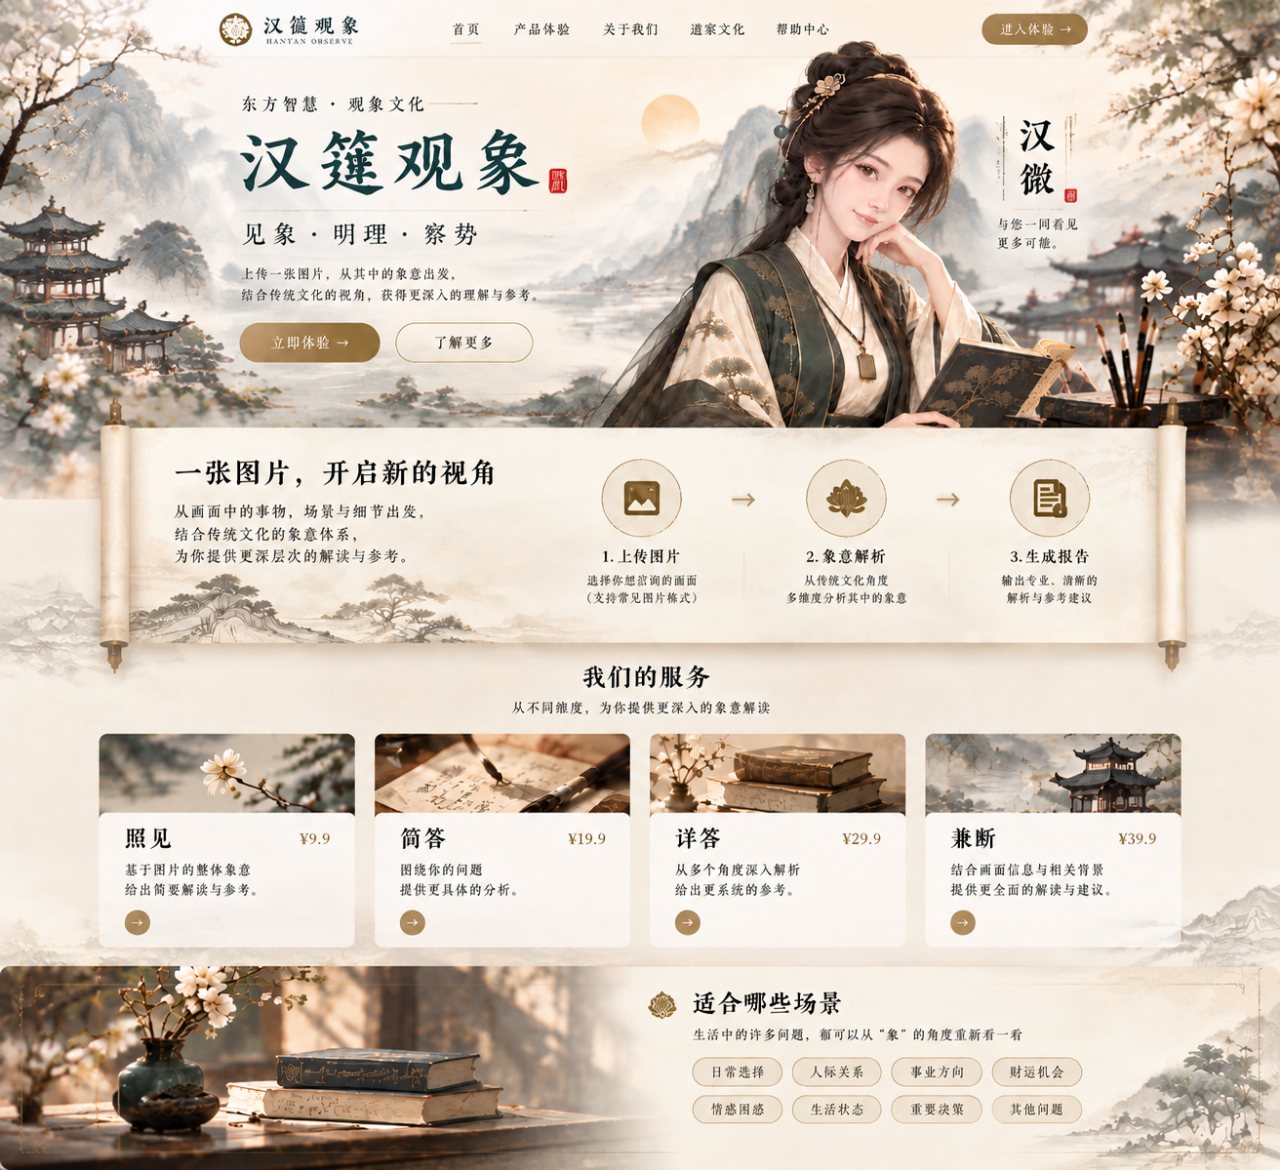
<file: index.html>
<!doctype html>
<html lang="zh-CN">
<head>
  <meta charset="UTF-8" />
  <meta name="viewport" content="width=device-width,initial-scale=1,viewport-fit=cover" />
  <meta name="theme-color" content="#f5eddf" />
  <meta name="color-scheme" content="light" />
  <title>汉筵观象 · 东方智慧</title>
  <meta name="description" content="汉筵观象东方文化视觉体验页。" />
  <link rel="preload" href="./assets/hanyan-serif.woff2" as="font" type="font/woff2" crossorigin />
  <link rel="stylesheet" href="./styles.css" />
</head>
<body>
  <a class="skip-link" href="#mainContent">跳到主要内容</a>
  <main class="site-shell" id="mainContent" aria-label="汉筵观象首页">
    <!-- Desktop/tablet: exact visual artboard based on the supplied reference. -->
    <section class="pixel-artboard" data-reference-size="1312x1199" aria-label="汉筵观象像素级还原页面">
      <img class="pixel-art" src="./assets/reference-page.png" alt="汉筵观象网站完整视觉页面" draggable="false" />

      <nav class="hotspots" aria-label="页面导航">
        <a class="hotspot home" href="#top" aria-label="首页"></a>
        <button class="hotspot product" data-open-experience aria-label="产品体验"></button>
        <a class="hotspot about" href="#about" aria-label="关于我们"></a>
        <a class="hotspot culture" href="#culture" aria-label="道家文化"></a>
        <a class="hotspot help" href="#help" aria-label="帮助中心"></a>
        <button class="hotspot enter" data-open-experience aria-label="进入体验"></button>
        <button class="hotspot hero-primary" data-open-experience aria-label="立即体验"></button>
        <a class="hotspot hero-secondary" href="#about" aria-label="了解更多"></a>
        <button class="hotspot card card-a" data-service="照见" aria-label="选择照见服务"></button>
        <button class="hotspot card card-b" data-service="简答" aria-label="选择简答服务"></button>
        <button class="hotspot card card-c" data-service="详答" aria-label="选择详答服务"></button>
        <button class="hotspot card card-d" data-service="兼断" aria-label="选择兼断服务"></button>
      </nav>
    </section>

    <!-- Mobile fallback: same visual language rebuilt as real responsive DOM. -->
    <section class="mobile-site" id="top">
      <header class="mobile-header">
        <a class="brand" href="#top" aria-label="汉筵观象首页">
          <span class="seal">筵</span>
          <span class="brand-text"><b>汉筵观象</b><small>HANYAN OBSERVE</small></span>
        </a>
        <button class="pill-btn" data-open-experience>进入体验 →</button>
      </header>

      <section class="mobile-hero" id="culture">
        <div class="hero-copy">
          <p class="eyebrow">东方智慧 · 观象文化</p>
          <h1>汉筵观象</h1>
          <h2>见象 · 明理 · 察势</h2>
          <p>上传一张图片，从其中的象意出发，结合传统文化的视角，获得更深入的理解与参考。</p>
          <div class="actions">
            <button class="pill-btn" data-open-experience>立即体验 →</button>
            <a class="outline-btn" href="#about">了解更多</a>
          </div>
        </div>
      </section>

      <section class="scroll-panel" id="about">
        <div class="intro-copy">
          <h2>一张图片，开启新的视角</h2>
          <p>从画面中的事物、场景与细节出发，结合传统文化的象意体系，为你提供更深层次的解读与参考。</p>
        </div>
        <div class="steps" id="experience">
          <div class="step"><span class="step-icon image-icon"></span><b>1. 上传图片</b><small>选择你想分析的画面</small></div>
          <span class="step-arrow">→</span>
          <div class="step"><span class="step-icon lotus-icon">✦</span><b>2. 象意解析</b><small>从多个维度分析其中象意</small></div>
          <span class="step-arrow">→</span>
          <div class="step"><span class="step-icon report-icon"></span><b>3. 生成报告</b><small>输出专业、清晰的解读</small></div>
        </div>
      </section>

      <section class="services-section">
        <h2>我们的服务</h2>
        <p class="section-subtitle">从不同维度，为你提供更深入的象意解读</p>
        <div class="service-grid">
          <article class="service-card" data-service="照见"><img src="./assets/card-look.webp" alt="白梅意境" /><div><h3>照见 <em>¥9.9</em></h3><p>基于图片的整体象意，给出简要解读与参考。</p><button data-service="照见">→</button></div></article>
          <article class="service-card" data-service="简答"><img src="./assets/card-simple.webp" alt="书法案几" /><div><h3>简答 <em>¥19.9</em></h3><p>围绕你的问题，提供更具体的分析。</p><button data-service="简答">→</button></div></article>
          <article class="service-card" data-service="详答"><img src="./assets/card-detail.webp" alt="古籍花影" /><div><h3>详答 <em>¥29.9</em></h3><p>从多个角度深入解析，给出更系统的参考。</p><button data-service="详答">→</button></div></article>
          <article class="service-card" data-service="兼断"><img src="./assets/card-judge.webp" alt="水墨亭阁" /><div><h3>兼断 <em>¥39.9</em></h3><p>结合画面信息与相关背景，提供更全面的解读。</p><button data-service="兼断">→</button></div></article>
        </div>
      </section>

      <section class="scene-section">
        <div class="scene-copy">
          <h2>适合哪些场景</h2>
          <p>生活中的许多问题，都可以从“象”的角度重新看一看</p>
          <div class="scene-tags">
            <span>日常选择</span><span>人际关系</span><span>事业方向</span><span>财运机会</span>
            <span>情感困惑</span><span>生活状态</span><span>重要决策</span><span>其他问题</span>
          </div>
        </div>
      </section>

<footer id="help">汉筵观象 · HANYAN OBSERVE<p id="betaNote">内测体验中：点「进入体验」到站内注册后使用兑换码开通服务。若按钮打不开，请找客服要一份最新直连地址。</p></footer>
    </section>
  </main>

  <dialog class="experience-modal" id="experienceModal">
    <form method="dialog" class="modal-card">
      <button class="modal-close" value="close" aria-label="关闭">×</button>
      <div class="modal-mark">筵</div>
      <p class="eyebrow">HANYAN OBSERVE</p>
      <h2>开始一次观象体验</h2>
      <p class="modal-desc">这是前端展示版。选择服务后，可在这里继续接入你的上传、订单与 AI 分析接口。</p>
      <div class="service-choice" id="serviceChoice">当前服务：照见</div>
      <label class="upload-box">
        <input type="file" accept="image/*" id="imageInput" />
        <span class="upload-symbol">＋</span>
        <b>选择一张图片</b>
        <small>JPG / PNG / WEBP</small>
      </label>
      <div class="preview-wrap" id="previewWrap" hidden><img id="previewImage" alt="上传图片预览" /></div>
      <button class="modal-primary" type="button" id="mockAnalyze">开始解析 →</button>
      <p class="mock-status" id="mockStatus"></p>
    </form>
  </dialog>

<script src="./config.js"></script>
<script src="./app.js"></script>
</body>
</html>
</file>
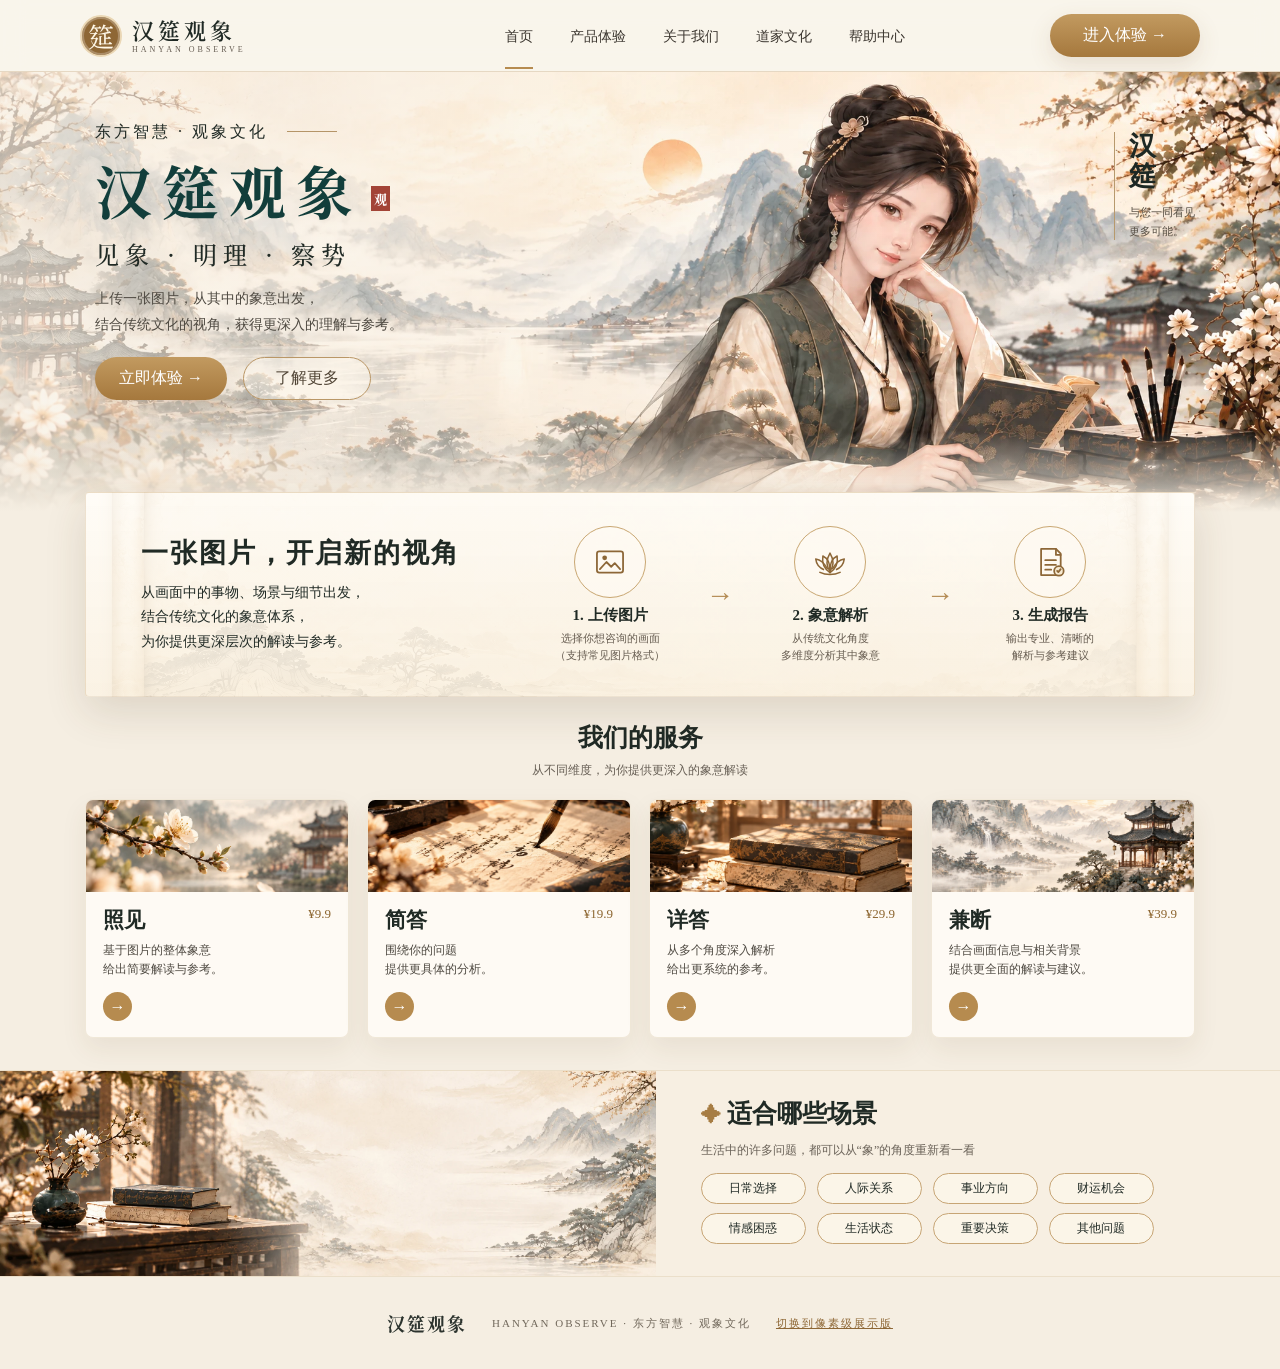
<file: live.html>
<!doctype html>
<html lang="zh-CN">
<head>
  <meta charset="UTF-8" />
  <meta name="viewport" content="width=device-width,initial-scale=1" />
  <meta name="theme-color" content="#f5eddf" />
  <title>汉筵观象 · 可编辑 DOM 版</title>
  <meta name="description" content="汉筵观象可编辑响应式前端版本。" />
  <link rel="icon" href="./assets/favicon.svg" type="image/svg+xml" />
  <link rel="preload" href="./assets/hero-generated.webp" as="image" />
  <link rel="preload" href="./assets/hanyan-serif.woff2" as="font" type="font/woff2" crossorigin />
  <link rel="stylesheet" href="./live.css" />
</head>
<body>
<header class="live-header" id="top">
  <a href="#top" class="live-brand"><span class="live-seal">筵</span><span><b>汉筵观象</b><small>HANYAN OBSERVE</small></span></a>
  <nav><a href="#top" class="active">首页</a><a href="#experience">产品体验</a><a href="#about">关于我们</a><a href="#culture">道家文化</a><a href="#help">帮助中心</a></nav>
  <button class="gold-btn" data-open-experience>进入体验 →</button>
</header>

<main>
  <section class="live-hero" id="culture">
    <div class="live-hero-bg"></div>
    <div class="live-hero-copy reveal">
      <div class="kicker">东方智慧 · 观象文化 <i></i></div>
      <h1>汉筵观象<span>观</span></h1>
      <h2>见象 · 明理 · 察势</h2>
      <p>上传一张图片，从其中的象意出发，<br>结合传统文化的视角，获得更深入的理解与参考。</p>
      <div class="hero-actions"><button class="gold-btn" data-open-experience>立即体验 →</button><a class="line-btn" href="#about">了解更多</a></div>
    </div>
    <div class="vertical-mark"><b>汉</b><b>筵</b><span>与您一同看见<br>更多可能。</span></div>
  </section>

  <section class="paper-scroll reveal" id="about">
    <div class="scroll-copy"><h2>一张图片，开启新的视角</h2><p>从画面中的事物、场景与细节出发，<br>结合传统文化的象意体系，<br>为你提供更深层次的解读与参考。</p></div>
    <div class="flow" id="experience">
      <div class="flow-step"><span><img src="./assets/icon-upload.svg" alt=""></span><b>1. 上传图片</b><small>选择你想咨询的画面<br>（支持常见图片格式）</small></div>
      <i>→</i>
      <div class="flow-step"><span><img src="./assets/icon-lotus.svg" alt=""></span><b>2. 象意解析</b><small>从传统文化角度<br>多维度分析其中象意</small></div>
      <i>→</i>
      <div class="flow-step"><span><img src="./assets/icon-report.svg" alt=""></span><b>3. 生成报告</b><small>输出专业、清晰的<br>解析与参考建议</small></div>
    </div>
  </section>

  <section class="live-services reveal">
    <h2>我们的服务</h2><p>从不同维度，为你提供更深入的象意解读</p>
    <div class="live-card-grid">
      <article><img src="./assets/card-look.webp" alt="白梅花枝"><div><h3>照见 <em>¥9.9</em></h3><p>基于图片的整体象意<br>给出简要解读与参考。</p><button data-service="照见">→</button></div></article>
      <article><img src="./assets/card-simple.webp" alt="书法纸笔"><div><h3>简答 <em>¥19.9</em></h3><p>围绕你的问题<br>提供更具体的分析。</p><button data-service="简答">→</button></div></article>
      <article><img src="./assets/card-detail.webp" alt="古籍花影"><div><h3>详答 <em>¥29.9</em></h3><p>从多个角度深入解析<br>给出更系统的参考。</p><button data-service="详答">→</button></div></article>
      <article><img src="./assets/card-judge.webp" alt="亭台山水"><div><h3>兼断 <em>¥39.9</em></h3><p>结合画面信息与相关背景<br>提供更全面的解读与建议。</p><button data-service="兼断">→</button></div></article>
    </div>
  </section>

  <section class="live-scenes reveal">
    <div class="scene-art"></div>
    <div class="scene-info"><h2><span>✦</span> 适合哪些场景</h2><p>生活中的许多问题，都可以从“象”的角度重新看一看</p><div class="tag-grid"><span>日常选择</span><span>人际关系</span><span>事业方向</span><span>财运机会</span><span>情感困惑</span><span>生活状态</span><span>重要决策</span><span>其他问题</span></div></div>
  </section>
</main>
<footer id="help"><b>汉筵观象</b><span>HANYAN OBSERVE · 东方智慧 · 观象文化</span><a href="./index.html">切换到像素级展示版</a></footer>

<dialog class="experience-modal" id="experienceModal" aria-labelledby="experienceTitle">
  <form method="dialog" class="modal-card">
    <button class="modal-close" value="close" aria-label="关闭">×</button>
    <div class="modal-mark">筵</div><p class="eyebrow">HANYAN OBSERVE</p><h2 id="experienceTitle">开始一次观象体验</h2>
    <p class="modal-desc">选择服务并上传图片。当前为前端展示版，可在这里继续接入订单、支付与 AI 分析接口。</p>
    <div class="service-choice" id="serviceChoice">当前服务：照见</div>
    <label class="upload-box"><input type="file" accept="image/*" id="imageInput"><span class="upload-symbol">＋</span><b>选择一张图片</b><small>JPG / PNG / WEBP</small></label>
    <div class="preview-wrap" id="previewWrap" hidden><img id="previewImage" alt="上传图片预览"></div>
    <button class="modal-primary" type="button" id="mockAnalyze">开始解析 →</button><p class="mock-status" id="mockStatus"></p>
  </form>
</dialog>
<script src="./config.js"></script>
<script src="./app.js"></script>
<script>
const observer = new IntersectionObserver(entries => entries.forEach(e => e.isIntersecting && e.target.classList.add('shown')), {threshold:.1});
document.querySelectorAll('.reveal').forEach(el => observer.observe(el));
</script>
</body>
</html>
</file>
<file: styles.css>
:root{
  --paper:#f6efe4;
  --paper-2:#fbf7ef;
  --ink:#202923;
  --muted:#6d655a;
  --gold:#b2874d;
  --gold-dark:#8d6532;
  --line:#d8bd91;
  --shadow:0 16px 42px rgba(73,48,22,.15);
}
*{box-sizing:border-box}
/* ---- 品牌字体内嵌（2026-10-13）----
   师傅反馈："汉筵观象"里那个"筵"字，字号小的时候看着像错别字。
   原因是这个字太生僻：手机自带的字体（尤其中文无衬线回退字体）里"筵"的竹字头
   经常被压成一团，再加上浏览器合成粗体（faux bold）会进一步走形。
   这里把品牌用字（汉筵观象 / 见象·明理·察势）从 Noto Serif SC（SIL OFL 许可）
   抽出一个 12KB 的子集字体随页面下发：所有设备看到的是同一套字形，
   再配合 font-synthesis:none 关掉合成粗体。字形本身没有改，只是保证它长得对。 */
@font-face{font-family:"HanyanSerif";src:url("./assets/hanyan-serif.woff2") format("woff2");
  font-weight:400 700;font-style:normal;font-display:swap}
html{scroll-behavior:smooth;background:var(--paper)}
body{margin:0;background:var(--paper);color:var(--ink);font-family:"Songti SC","STSong","SimSun","Noto Serif CJK SC",serif;-webkit-font-smoothing:antialiased}
button,a{font:inherit}
button{cursor:pointer}
.site-shell{min-height:100vh;overflow-x:hidden}
.pixel-artboard{position:relative;width:min(100%,1312px);margin:0 auto;line-height:0;background:#f6efe3}
.pixel-art{display:block;width:100%;height:auto;user-select:none;-webkit-user-drag:none}
.hotspots{position:absolute;inset:0;pointer-events:none}
.hotspot{position:absolute;display:block;border:0;background:transparent;pointer-events:auto;border-radius:999px;outline:none;text-decoration:none}
.hotspot::after{content:"";position:absolute;inset:-3px;border-radius:inherit;border:1px solid transparent;box-shadow:0 0 0 rgba(180,138,76,0);transition:.2s ease}
.hotspot:hover::after,.hotspot:focus-visible::after{border-color:rgba(183,137,72,.55);box-shadow:0 0 20px rgba(183,137,72,.2);background:rgba(255,247,228,.05)}
.home{left:34.7%;top:1.4%;width:4.6%;height:3.8%}.product{left:39.7%;top:1.4%;width:6.5%;height:3.8%}.about{left:46.2%;top:1.4%;width:5.7%;height:3.8%}.culture{left:52.9%;top:1.4%;width:6.2%;height:3.8%}.help{left:59.7%;top:1.4%;width:6.1%;height:3.8%}.enter{left:77.7%;top:1.2%;width:8.6%;height:3.6%}
.hero-primary{left:18.6%;top:26.9%;width:11.2%;height:3.7%}.hero-secondary{left:30.8%;top:26.9%;width:11.2%;height:3.7%}
.card{top:67.3%;height:11.7%;border-radius:14px}.card-a{left:7.4%;width:20.4%}.card-b{left:29.3%;width:20.2%}.card-c{left:51.2%;width:20.2%}.card-d{left:73.1%;width:20.4%}
.mobile-site{display:none}

.experience-modal{border:0;padding:0;background:transparent;max-width:none;max-height:none}
.experience-modal::backdrop{background:rgba(31,27,21,.56);backdrop-filter:blur(5px)}
.modal-card{width:min(92vw,520px);margin:auto;background:linear-gradient(180deg,#fffaf0,#f6ead7);border:1px solid #d9bc89;border-radius:22px;padding:34px;box-shadow:0 28px 80px rgba(35,25,15,.35);position:relative;text-align:center;color:#2b2a24}
.modal-card:before{content:"";position:absolute;inset:10px;border:1px solid rgba(178,135,77,.25);border-radius:15px;pointer-events:none}
.modal-close{position:absolute;right:16px;top:13px;width:38px;height:38px;border:0;border-radius:50%;background:transparent;font-size:28px;color:#776b5e;z-index:2}
.modal-mark{width:58px;height:58px;display:grid;place-items:center;margin:0 auto 12px;border-radius:50%;background:#a8793e;color:white;font:400 30px/1 "HanyanSerif","Songti SC","STSong","SimSun",serif;font-synthesis:none;box-shadow:inset 0 0 0 3px rgba(255,255,255,.35)}
.modal-card h2{font-size:28px;margin:7px 0 10px}.modal-desc{font-size:14px;line-height:1.8;color:#6f665b;margin:0 auto 16px;max-width:390px}.service-choice{display:inline-block;border:1px solid #d7bc8e;border-radius:999px;padding:7px 16px;color:#815d2e;background:#fffaf0;margin:6px 0 16px}.upload-box{min-height:150px;border:1px dashed #b9905a;border-radius:16px;display:flex;flex-direction:column;align-items:center;justify-content:center;background:rgba(255,255,255,.48);cursor:pointer}.upload-box input{display:none}.upload-symbol{font-size:35px;color:#a4763b}.upload-box b{margin-top:4px}.upload-box small{margin-top:5px;color:#8e8172}.preview-wrap{margin-top:12px;border-radius:14px;overflow:hidden;max-height:240px}.preview-wrap img{display:block;width:100%;height:240px;object-fit:cover}.modal-primary{width:100%;margin-top:16px;border:0;border-radius:999px;padding:13px;background:linear-gradient(180deg,#bd965d,#9e7135);color:white;box-shadow:0 8px 16px rgba(124,86,42,.18)}.mock-status{min-height:20px;font-size:13px;color:#79623e;margin-bottom:0}

@media (max-width:760px){
  .pixel-artboard{display:none}.mobile-site{display:block;background:var(--paper-2)}
  .mobile-header{height:64px;padding:0 18px;display:flex;align-items:center;justify-content:space-between;border-bottom:1px solid rgba(166,127,76,.22);background:rgba(251,247,239,.92);position:sticky;top:0;z-index:20;backdrop-filter:blur(10px)}
  .brand{display:flex;align-items:center;gap:9px;color:#21312e;text-decoration:none}
  /* 印章字：放大到 40px 圆、字径 25px，关掉合成粗体——"筵"的竹字头才立得出来 */
  .seal{width:40px;height:40px;border-radius:50%;display:grid;place-items:center;background:#a8793e;color:white;font:400 25px/1 "HanyanSerif","Songti SC","STSong","SimSun",serif;font-synthesis:none;letter-spacing:0;box-shadow:inset 0 0 0 2px rgba(255,255,255,.22)}
  .brand-text b{display:block;font:600 20px/1.15 "HanyanSerif","Songti SC","STSong","SimSun",serif;font-synthesis:none;letter-spacing:2px}
  .brand-text small{display:block;font:7px Georgia,serif;letter-spacing:2px;color:#655d51}
  .pill-btn{border:0;border-radius:999px;background:linear-gradient(180deg,#ba9358,#9f743a);color:white;padding:10px 17px;box-shadow:0 5px 15px rgba(120,84,40,.15)}
  /* 手机站首屏（≤760px 都是这一套 DOM）：用竖版 v2 图，顶部对齐 + 自上而下的淡纸色渐层，
     人物在上半屏，文字落在化开的下半屏。原来 641–760px 用的是 3:1 宽图，
     cover 会裁掉约六成宽度，人物同样会被切。 */
  .mobile-hero{min-height:min(78svh,620px);position:relative;background:linear-gradient(180deg,rgba(247,239,227,0) 26%,rgba(247,239,227,.30) 50%,rgba(247,239,227,.72) 74%,rgb(247,239,227) 100%),url('./assets/hero-mobile-v2.webp') center top/cover no-repeat;display:flex;align-items:flex-end}
  .mobile-hero:before{content:"";position:absolute;inset:0;background:linear-gradient(90deg,rgba(247,239,226,.95) 0%,rgba(247,239,226,.68) 47%,rgba(247,239,226,.08) 75%)}
  .hero-copy{position:relative;z-index:1;padding:28px 22px 46px;max-width:430px}.eyebrow{font-size:13px;letter-spacing:3px;color:#6a604e}.hero-copy h1{margin:12px 0 4px;font:600 50px/1.14 "HanyanSerif","Songti SC","STSong","SimSun",serif;font-synthesis:none;letter-spacing:9px;color:#123d3b}.hero-copy h2{font:500 21px/1.4 "HanyanSerif","Songti SC","STSong","SimSun",serif;font-synthesis:none;letter-spacing:5px;margin:8px 0 15px}.hero-copy>p:not(.eyebrow){font-size:14px;line-height:1.9;color:#504b42;max-width:340px}.actions{display:flex;gap:10px;margin-top:20px}.outline-btn{border:1px solid #b58c57;border-radius:999px;padding:9px 18px;color:#5e4a31;text-decoration:none;background:rgba(255,251,242,.52)}
  .scroll-panel{margin:-17px 12px 0;padding:34px 22px 30px;border:1px solid rgba(176,132,72,.2);border-radius:18px;background:linear-gradient(rgba(255,251,244,.82),rgba(250,239,220,.9)),url('./assets/scroll-generated.webp') center/cover;box-shadow:var(--shadow);position:relative;z-index:2}.intro-copy h2{font-size:27px;margin:0 0 10px;letter-spacing:2px}.intro-copy p{font-size:13px;line-height:1.8;color:#5f574e}.steps{display:grid;grid-template-columns:1fr;gap:16px;margin-top:25px}.step{border-top:1px solid rgba(176,132,72,.22);padding-top:14px;display:grid;grid-template-columns:48px 1fr;column-gap:10px;align-items:center}.step-icon{grid-row:1/3;width:48px;height:48px;border:1px solid #c7a66f;border-radius:50%;display:grid;place-items:center;color:#8e6734;background:rgba(255,255,255,.45);font-size:20px}.step b{font-size:15px}.step small{font-size:12px;color:#786e61}.step-arrow{display:none}.image-icon:before{content:"▣"}.report-icon:before{content:"▤"}
  .services-section{padding:44px 16px}.services-section>h2{text-align:center;font-size:28px;margin:0}.section-subtitle{text-align:center;color:#6e665c;font-size:13px}.service-grid{display:grid;grid-template-columns:1fr 1fr;gap:12px;margin-top:22px}.service-card{overflow:hidden;border-radius:15px;background:rgba(255,252,246,.9);border:1px solid rgba(177,134,78,.16);box-shadow:0 10px 25px rgba(78,54,27,.07)}.service-card img{width:100%;height:112px;object-fit:cover;display:block}.service-card>div{padding:15px}.service-card h3{font-size:22px;margin:0 0 8px}.service-card h3 em{float:right;font-size:13px;font-style:normal;font-weight:500;color:#966b33}.service-card p{font-size:12px;line-height:1.7;min-height:42px;color:#504c45}.service-card button{width:30px;height:30px;border:0;border-radius:50%;background:#b88d50;color:white}
  .scene-section{min-height:390px;background:linear-gradient(90deg,rgba(246,238,224,.06),rgba(246,238,224,.82) 45%,#f6eee0 100%),url('./assets/scene-generated.webp') 37% center/cover no-repeat;display:flex;align-items:flex-end;justify-content:flex-end}.scene-copy{width:100%;padding:170px 22px 38px;background:linear-gradient(0deg,#f7efe4 4%,rgba(247,239,228,.84) 45%,rgba(247,239,228,0) 100%)}.scene-copy h2{font-size:28px;margin:0 0 4px}.scene-copy p{font-size:12px;color:#6e6559}.scene-tags{display:flex;flex-wrap:wrap;gap:8px;margin-top:14px}.scene-tags span{border:1px solid #c5a476;border-radius:999px;padding:7px 13px;background:rgba(255,250,241,.64);font-size:12px;color:#5e503e}
  footer{padding:25px;text-align:center;font-size:11px;letter-spacing:3px;color:#8b7b67;border-top:1px solid rgba(176,132,72,.16)}
}

/* Accessibility helpers; visually inert until keyboard focus. */
.skip-link{position:fixed;left:12px;top:-60px;z-index:9999;padding:10px 16px;border-radius:999px;background:#203b36;color:#fff;text-decoration:none;transition:top .18s ease}.skip-link:focus{top:12px}
.hotspot:focus-visible{outline:2px solid rgba(154,111,52,.8);outline-offset:3px}
@media (prefers-reduced-motion:reduce){html{scroll-behavior:auto}.hotspot::after,.reveal{transition:none!important}}
.upload-box.is-dragging{border-style:solid;border-color:#93662e;background:rgba(255,249,235,.85)}
.mock-status[data-tone="error"]{color:#93443d}.mock-status[data-tone="success"]{color:#617441}

/* 内测提示（2026-10-12 加入） */
#betaNote{color:var(--muted, #8a8378);font-size:13px;line-height:1.7;margin:8px 0 0}

/* ---- 手机端首屏修正（2026-10-13）：原 hero 是 2172x724 的 3:1 宽图，
   竖屏 cover 只能看到约 20% 宽度，人物（占 30%）必被裁掉一半。
   窄屏改用竖版裁切图（人物居中、完整）。
   2026-10-13 第二轮（师傅反馈"上面留白太大、人像偏低、像素低、字压在人上"）：
   · hero-mobile-v2.webp 是**去掉上下合成留白**后重排的 1170×1800（三倍像素）版本，
     人物上移、下方留出纸色区；旧图保留为 hero-mobile.webp 以便回退；
   · 首屏高度不再死写 640px，跟着视口走；
   · 文字压在画上的地方用**透明度**化开（自上而下的淡纸色渐层），不硬压。 ---- */
@media (max-width:640px){
  .mobile-hero{min-height:min(80svh,600px)}
  /* 人物与文字重叠的那一段：整体压一层由浅到浓的纸色，文字透过去看得清 */
  .mobile-hero:before{
    background:linear-gradient(180deg,rgba(247,239,227,0) 30%,rgba(247,239,227,.26) 52%,
      rgba(247,239,227,.66) 76%,rgba(247,239,227,.88) 100%);
  }
  .hero-copy{padding:24px 20px 38px}
}
</file>
<file: live.css>
:root{--paper:#f5eee2;--paper2:#fbf7ee;--ink:#202a25;--muted:#625b52;--gold:#b68b4f;--gold2:#8e6735;--line:#d8bd91;--deep:#123e3b}
*{box-sizing:border-box}html{scroll-behavior:smooth}body{margin:0;background:var(--paper);color:var(--ink);font-family:"Songti SC","STSong","SimSun",serif;-webkit-font-smoothing:antialiased}button,a{font:inherit}.live-header{height:72px;display:grid;grid-template-columns:280px 1fr 150px;align-items:center;padding:0 max(22px,calc((100vw - 1120px)/2));position:sticky;top:0;z-index:40;background:rgba(250,246,237,.9);backdrop-filter:blur(12px);border-bottom:1px solid rgba(166,125,67,.24)}.live-brand{display:flex;align-items:center;gap:10px;color:var(--ink);text-decoration:none}.live-seal{width:42px;height:42px;display:grid;place-items:center;border-radius:50%;background:var(--gold2);color:#fff8e8;border:2px solid #ead7b5;box-shadow:inset 0 0 0 2px rgba(255,255,255,.25)}.live-brand b{font-size:22px;letter-spacing:6px}.live-brand small{display:block;font:8px Georgia,serif;letter-spacing:3px;margin-top:2px;color:#655d52}.live-header nav{display:flex;justify-content:center;gap:37px}.live-header nav a{color:#3b362f;text-decoration:none;font-size:14px;padding:26px 0 21px;border-bottom:2px solid transparent}.live-header nav a:hover,.live-header nav a.active{border-color:#b68b4f}.gold-btn{border:0;border-radius:999px;background:linear-gradient(180deg,#c29a60,#a5783d);color:white;padding:11px 24px;box-shadow:0 8px 22px rgba(126,88,39,.15);cursor:pointer}.live-hero{height:440px;position:relative;overflow:hidden;background:#f5ecdd}.live-hero-bg{position:absolute;inset:0;background:linear-gradient(90deg,rgba(247,240,228,.74) 0%,rgba(247,240,228,.42) 39%,rgba(247,240,228,.06) 68%),url('./assets/hero-generated.webp') center/cover no-repeat;transform:scale(1.01)}.live-hero:after{content:"";position:absolute;left:0;right:0;bottom:0;height:80px;background:linear-gradient(transparent,#f5eee2)}.live-hero-copy{position:relative;z-index:2;width:520px;margin-left:max(22px,calc((100vw - 850px)/2 - 120px));padding-top:50px}.kicker{font-size:16px;letter-spacing:3px}.kicker i{display:inline-block;width:50px;border-top:1px solid #b59568;margin:0 0 5px 12px}.live-hero h1{font-size:57px;letter-spacing:10px;color:var(--deep);margin:15px 0 9px;line-height:1.1;font-weight:700;position:relative}.live-hero h1 span{font-size:13px;background:#a34437;color:white;letter-spacing:0;padding:3px;vertical-align:middle;margin-left:8px}.live-hero h2{font-size:24px;letter-spacing:6px;font-weight:500;margin:15px 0}.live-hero-copy>p{font-size:14px;line-height:1.9;color:#4e4941}.hero-actions{display:flex;gap:16px;margin-top:18px}.line-btn{display:inline-flex;align-items:center;justify-content:center;border:1px solid #ba9766;color:#514536;text-decoration:none;border-radius:999px;padding:10px 31px;background:rgba(255,250,240,.43)}.vertical-mark{position:absolute;z-index:3;right:max(25px,calc((100vw - 1110px)/2));top:60px;border-left:1px solid #b7996d;padding-left:14px;color:#1d2824}.vertical-mark b{display:block;font-size:27px;line-height:1.1}.vertical-mark span{display:block;font-size:11px;line-height:1.65;margin-top:12px;color:#554d42}.paper-scroll{width:min(1110px,calc(100% - 40px));min-height:205px;margin:-20px auto 0;position:relative;z-index:4;display:grid;grid-template-columns:380px 1fr;align-items:center;padding:32px 55px;background:linear-gradient(rgba(255,252,246,.87),rgba(250,241,225,.9)),url('./assets/scroll-generated.webp') center/cover no-repeat;border:1px solid rgba(175,132,73,.2);box-shadow:0 15px 42px rgba(80,54,25,.14);border-radius:4px}.scroll-copy h2{font-size:27px;letter-spacing:2px;margin:0 0 10px}.scroll-copy p{font-size:14px;line-height:1.75;margin:0}.flow{display:grid;grid-template-columns:1fr 42px 1fr 42px 1fr;align-items:center;text-align:center}.flow-step span{width:72px;height:72px;margin:0 auto 8px;border-radius:50%;display:grid;place-items:center;border:1px solid #c9a772;background:rgba(255,251,243,.66)}.flow-step img{width:38px;height:38px}.flow-step b{display:block;font-size:15px}.flow-step small{display:block;font-size:11px;line-height:1.5;color:#665c50;margin-top:5px}.flow>i{font-style:normal;color:#b48c54;font-size:28px}.live-services{width:min(1110px,calc(100% - 40px));margin:0 auto;padding:24px 0 16px}.live-services>h2{text-align:center;font-size:25px;margin:0}.live-services>p{text-align:center;color:#675f55;font-size:12px;margin:8px 0 20px}.live-card-grid{display:grid;grid-template-columns:repeat(4,1fr);gap:18px}.live-card-grid article{overflow:hidden;border:1px solid rgba(170,130,78,.16);border-radius:8px;background:rgba(255,252,246,.88);box-shadow:0 11px 26px rgba(89,61,29,.08);transition:.25s}.live-card-grid article:hover{transform:translateY(-4px);box-shadow:0 18px 36px rgba(89,61,29,.14)}.live-card-grid article>img{width:100%;height:92px;object-fit:cover;display:block}.live-card-grid article>div{padding:14px 17px 16px;position:relative}.live-card-grid h3{font-size:21px;margin:0 0 7px}.live-card-grid h3 em{float:right;font-size:13px;font-style:normal;color:#8c652f;font-weight:500}.live-card-grid p{font-size:12px;line-height:1.6;color:#4f4a42;margin:0 0 13px}.live-card-grid button{width:29px;height:29px;border:0;border-radius:50%;background:#b68b4f;color:white;cursor:pointer}.live-scenes{margin-top:16px;min-height:205px;display:grid;grid-template-columns:1.05fr 1fr;background:#f7efe2;border-top:1px solid rgba(166,125,67,.15);border-bottom:1px solid rgba(166,125,67,.15)}.scene-art{min-height:205px;background:url('./assets/scene-generated.webp') 45% center/cover no-repeat}.scene-info{padding:26px 7vw 24px 45px;background:linear-gradient(90deg,rgba(247,239,226,.7),#f7efe2 36%)}.scene-info h2{font-size:25px;margin:0 0 7px}.scene-info h2 span{color:#a77d43;font-size:20px}.scene-info p{font-size:12px;color:#6a6258}.tag-grid{display:grid;grid-template-columns:repeat(4,105px);gap:9px 11px;margin-top:14px}.tag-grid span{border:1px solid #c7a575;border-radius:999px;text-align:center;padding:6px 7px;font-size:12px;background:rgba(255,250,240,.45)}footer{min-height:92px;display:flex;align-items:center;justify-content:center;gap:25px;color:#71685b;font-size:11px;letter-spacing:2px}footer b{font-size:18px;color:#2c332e}footer a{color:#8e6735}.experience-modal{border:0;padding:0;background:transparent;max-width:none;max-height:none}.experience-modal::backdrop{background:rgba(31,27,21,.56);backdrop-filter:blur(5px)}.modal-card{width:min(92vw,520px);margin:auto;background:linear-gradient(180deg,#fffaf0,#f6ead7);border:1px solid #d9bc89;border-radius:22px;padding:34px;box-shadow:0 28px 80px rgba(35,25,15,.35);position:relative;text-align:center;color:#2b2a24}.modal-close{position:absolute;right:16px;top:13px;width:38px;height:38px;border:0;border-radius:50%;background:transparent;font-size:28px;color:#776b5e}.modal-mark{width:58px;height:58px;display:grid;place-items:center;margin:0 auto 12px;border-radius:50%;background:#a8793e;color:white;font-size:27px}.eyebrow{font-size:12px;letter-spacing:3px;color:#776b5d}.modal-card h2{font-size:28px;margin:7px 0 10px}.modal-desc{font-size:14px;line-height:1.8;color:#6f665b;margin:0 auto 16px;max-width:390px}.service-choice{display:inline-block;border:1px solid #d7bc8e;border-radius:999px;padding:7px 16px;color:#815d2e;background:#fffaf0;margin:6px 0 16px}.upload-box{min-height:150px;border:1px dashed #b9905a;border-radius:16px;display:flex;flex-direction:column;align-items:center;justify-content:center;background:rgba(255,255,255,.48);cursor:pointer}.upload-box input{display:none}.upload-symbol{font-size:35px;color:#a4763b}.upload-box small{margin-top:5px;color:#8e8172}.preview-wrap{margin-top:12px;border-radius:14px;overflow:hidden;max-height:240px}.preview-wrap img{display:block;width:100%;height:240px;object-fit:cover}.modal-primary{width:100%;margin-top:16px;border:0;border-radius:999px;padding:13px;background:linear-gradient(180deg,#bd965d,#9e7135);color:white}.mock-status{min-height:20px;font-size:13px;color:#79623e}.reveal{opacity:0;transform:translateY(12px);transition:.7s ease}.reveal.shown{opacity:1;transform:none}
@media(max-width:900px){.live-header{grid-template-columns:1fr auto}.live-header nav{display:none}.live-hero-copy{margin-left:35px}.vertical-mark{display:none}.paper-scroll{grid-template-columns:1fr;padding:30px}.scroll-copy{text-align:center;margin-bottom:24px}.live-card-grid{grid-template-columns:1fr 1fr}.live-scenes{grid-template-columns:1fr}.scene-art{min-height:250px}.scene-info{padding:30px}.tag-grid{grid-template-columns:repeat(4,1fr)}}
@media(max-width:560px){.live-brand b{font-size:18px}.live-brand small{font-size:7px}.live-header{padding:0 14px}.live-header>.gold-btn{padding:9px 14px}.live-hero{height:610px}.live-hero-bg{background-position:60% center}.live-hero-copy{margin-left:0;width:auto;padding:285px 22px 0}.live-hero h1{font-size:48px}.live-hero h2{font-size:20px}.paper-scroll{margin-top:-20px;width:calc(100% - 24px);padding:26px 20px}.flow{grid-template-columns:1fr;gap:14px}.flow>i{display:none}.flow-step{display:grid;grid-template-columns:62px 1fr;text-align:left;align-items:center}.flow-step span{grid-row:1/3;width:54px;height:54px;margin:0}.flow-step img{width:30px}.live-services{width:calc(100% - 28px);padding-top:38px}.live-card-grid{gap:12px}.live-card-grid article>img{height:105px}.live-card-grid article>div{padding:12px}.live-card-grid h3{font-size:18px}.tag-grid{grid-template-columns:repeat(2,1fr)}footer{flex-direction:column;gap:7px;padding:20px}.reveal{opacity:1;transform:none}}

/* 手机端首屏：改用竖版裁切图，人物完整居中央 */
@media(max-width:560px){.live-hero-bg{background-image:linear-gradient(90deg,rgba(247,240,228,.74) 0%,rgba(247,240,228,.42) 39%,rgba(247,240,228,.06) 68%),url('./assets/hero-mobile.webp');background-position:center top;background-size:cover}}

/* ---- 2026-10-13 师傅反馈修正：品牌字形 + 手机首屏 ----
   1) "汉筵观象"里的"筵"在手机上小字号常被系统字体压成一团，看着像错别字：
      内嵌 12KB 子集字体（Noto Serif SC，SIL OFL）保证各机型同一字形，
      并用 font-synthesis:none 关掉浏览器合成粗体（走形的主因），字号也放大一档。
   2) 手机首屏改用 hero-mobile-v2.webp（去掉上下合成留白、人物上移、三倍像素），
      文字压在画上的那一段用自上而下的淡纸色渐层化开。 */
@font-face{font-family:"HanyanSerif";src:url("./assets/hanyan-serif.woff2") format("woff2");
  font-weight:400 700;font-style:normal;font-display:swap}
.live-seal{font:400 26px/1 "HanyanSerif","Songti SC","STSong","SimSun",serif;font-synthesis:none;letter-spacing:0}
.live-brand b{font:600 22px/1.15 "HanyanSerif","Songti SC","STSong","SimSun",serif;font-synthesis:none;letter-spacing:4px}
.live-hero h1{font-family:"HanyanSerif","Songti SC","STSong","SimSun",serif;font-synthesis:none}
.live-hero h2,.modal-mark{font-family:"HanyanSerif","Songti SC","STSong","SimSun",serif;font-synthesis:none}
footer b{font-family:"HanyanSerif","Songti SC","STSong","SimSun",serif;font-synthesis:none}
@media(max-width:560px){
  .live-brand b{font-size:20px;letter-spacing:2px}
  .live-seal{font-size:24px}
  .live-hero-bg{
    background-image:
      linear-gradient(180deg,rgba(247,240,228,0) 26%,rgba(247,240,228,.32) 50%,
        rgba(247,240,228,.74) 74%,rgb(247,240,228) 100%),
      url('./assets/hero-mobile-v2.webp');
    background-position:center top;background-size:cover;
  }
}
</file>
